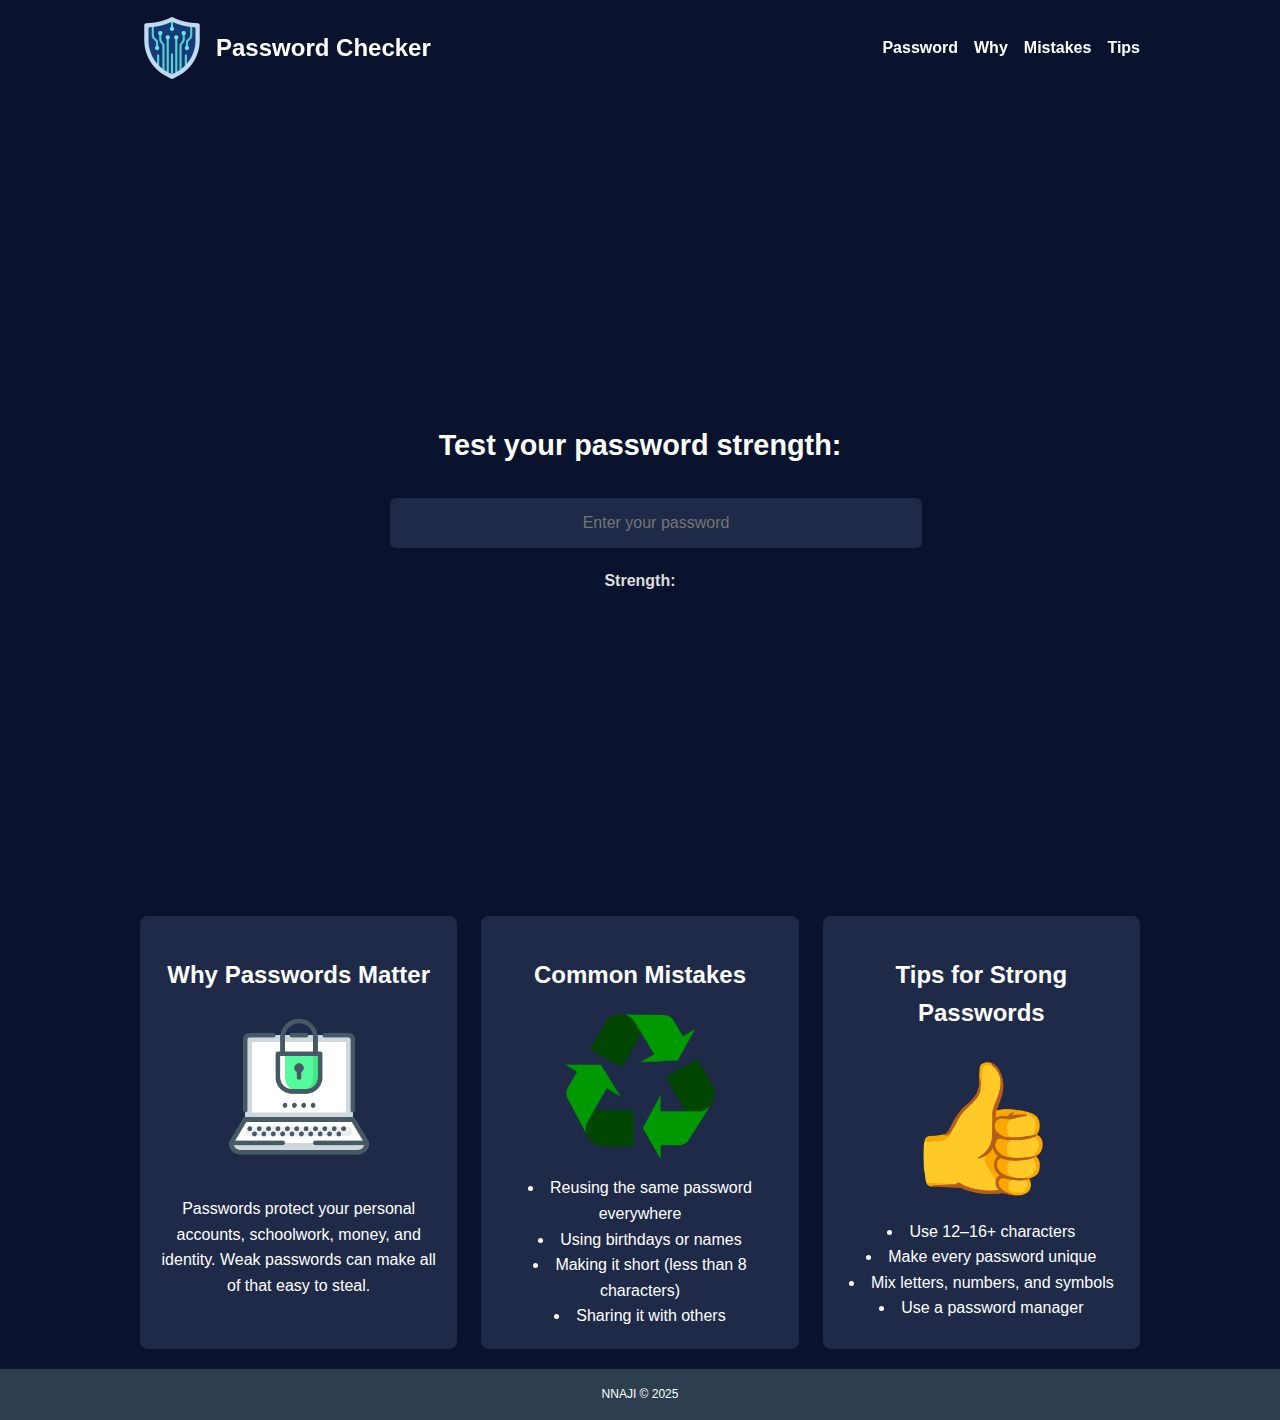
<file: index.html>
﻿<!DOCTYPE html>
<html lang="en">
<head>
    <meta charset="utf-8" />
    <meta name="viewport" content="width=device-width, initial-scale=1" />
    <title>Password Security</title>
    <link rel="stylesheet" href="styles.css" />
</head>
<body>
    <!-- header -->
    <header class="site-header">
        <div class="wrap header-wrap">
            <div class="brand">
                <img class="logo" src="images/logo.png" alt="shield logo" />
                <h1 class="site-title">Password Checker</h1>
            </div>
            <nav class="nav">
                <a href="#password">Password</a>
                <a href="#why">Why</a>
                <a href="#mistakes">Mistakes</a>
                <a href="#tips">Tips</a>
            </nav>
        </div>
    </header>

    <!-- password box -->
    <section id="password" class="password-box">
        <div class="wrap password-wrap">
            <h2>Test your password strength:</h2>
            <input type="password" id="passwordInput" placeholder="Enter your password" />
            <div id="strengthMessage">Strength: </div>
        </div>
    </section>

    <!-- sections -->
    <main class="wrap sections-grid">
        <section class="section" id="why">
            <h2>Why Passwords Matter</h2>
            <div class="media">
                <img src="images/computerlocked.png" alt="laptop with lock" />
                <p>Passwords protect your personal accounts, schoolwork, money, and identity. Weak passwords can make all of that easy to steal.</p>
            </div>
        </section>

        <section class="section" id="mistakes">
            <h2>Common Mistakes</h2>
            <div class="media">
                <img src="images/recycle.png" alt="recycle image" />
                <ul>
                    <li>Reusing the same password everywhere</li>
                    <li>Using birthdays or names</li>
                    <li>Making it short (less than 8 characters)</li>
                    <li>Sharing it with others</li>
                </ul>
            </div>
        </section>

        <section class="section" id="tips">
            <h2>Tips for Strong Passwords</h2>
            <div class="media">
                <img class="thumbs" src="images/thumbsup.png" alt="thumbs up" />
                <ul class="checks">
                    <li>Use 12–16+ characters</li>
                    <li>Make every password unique</li>
                    <li>Mix letters, numbers, and symbols</li>
                    <li>Use a password manager</li>
                </ul>
            </div>
        </section>
    </main>

    <!-- footer -->
    <footer class="site-footer">
        <div class="wrap footer-wrap">
            <small>NNAJI © 2025</small>
        </div>
    </footer>
</body>
</html>
</file>
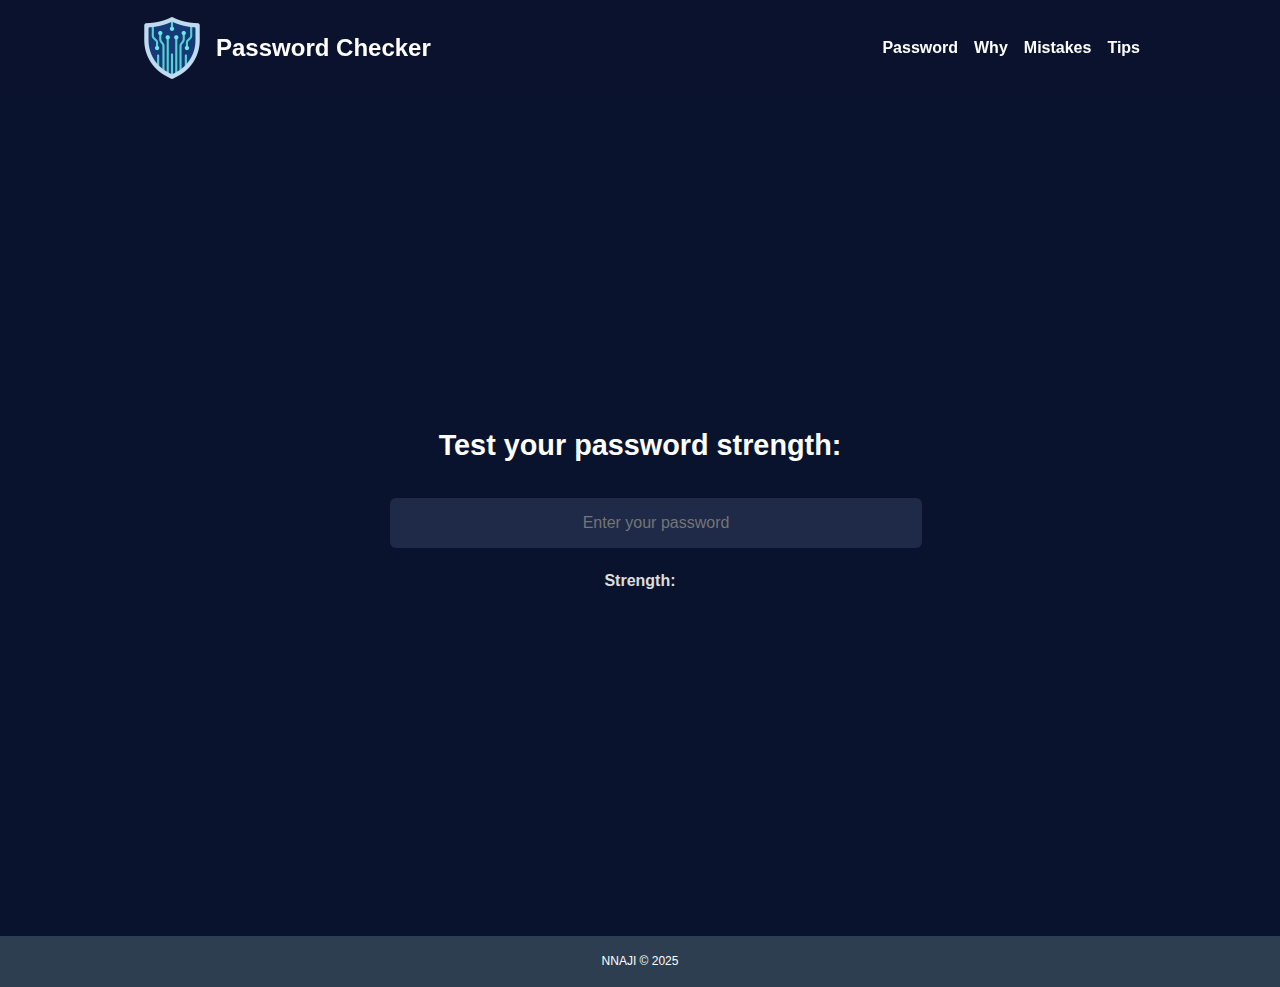
<file: index2.html>
<!DOCTYPE html>
<html lang="en">
<head>
    <meta charset="utf-8" />
    <meta name="viewport" content="width=device-width, initial-scale=1" />
    <title>Password Security</title>

    <link rel="stylesheet" href="styles.css" />

    <script src="data/content.js" defer></script>
    <script src="main.js" defer></script>
</head>

<body>
    <!-- header -->
    <header class="site-header">
        <div class="wrap header-wrap">
            <div class="brand">
                <img class="logo" src="images/logo.png" alt="passsword logo" />
                <h1 class="site-title">Password Checker</h1>
            </div>
            <nav class="nav">
                <a href="#password">Password</a>
                <a href="#why">Why</a>
                <a href="#mistakes">Mistakes</a>
                <a href="#tips">Tips</a>
            </nav>
        </div>
    </header>

    <!-- password box -->
    <section id="password" class="password-box">
        <div class="wrap password-wrap">
            <h2>Test your password strength:</h2>
            <input
                type="password"
                id="passwordInput"
                placeholder="Enter your password"
            />
            <div id="strengthMessage">Strength: </div>
        </div>
    </section>

    <main class="wrap sections-grid">

        <template id="section-paragraph-template">
            <section class="section">
                <h2></h2>
                <div class="media">
                    <img src="" alt="" />
                    <p></p>
                </div>
            </section>
        </template>

      
        <template id="section-list-template">
            <section class="section">
                <h2></h2>
                <div class="media">
                    <img src="" alt="" />
                    <ul></ul>
                </div>
            </section>
        </template>
    </main>

    <!-- footer -->
    <footer class="site-footer">
        <div class="wrap footer-wrap">
            <small>NNAJI © 2025</small>
        </div>
    </footer>
</body>
</html>
</file>
<file: styles.css>
﻿/* CSS vars */
:root {
    --color-bg: #0A132D;
    --color-panel: #1E2A47;
    --color-text: #ffffff;
    --color-muted: #dddddd;
    --color-footer: #2c3e50;
    --spacing: 20px;
    --radius: 8px;
    --max-width: 1000px;
}

/* general */
html { scroll-behavior: smooth; }

body {
    background-color: var(--color-bg);
    color: var(--color-text);
    font-family: Arial, sans-serif;
    margin: 0;
    line-height: 1.6;

    /* page grid shell */
    display: grid;
    grid-template-rows: auto auto 1fr auto;
    grid-template-areas:
        "header"
        "hero"
        "main"
        "footer";
    min-height: 100vh;
}

header { grid-area: header; }
#password { grid-area: hero; }
main   { grid-area: main; }
footer { grid-area: footer; }

.wrap {
    max-width: var(--max-width);
    margin: 0 auto;
    padding: var(--spacing);
}

/* Header */
.site-header {
    position: sticky;
    top: 0;
    z-index: 1000;
    transition: background-color 0.4s ease;
    background-color: rgba(10, 19, 45, 0.9);
}

.header-wrap {
    display: flex;
    justify-content: space-between;
    align-items: center;
    flex-wrap: wrap;
    padding: 16px 20px;
}

.brand { display: flex; align-items: center; gap: 12px; }
.logo { max-width: 64px; height: auto; }
.site-title { margin: 0; font-size: 1.5rem; }

.nav { display: flex; gap: 16px; }
.nav a { color: var(--color-text); text-decoration: none; font-weight: bold; }
.nav a:hover { text-decoration: underline; }

/* Password box, responsive */
.password-box {
    background-color: var(--color-bg);
    display: flex;
    align-items: center;
    justify-content: center;
    min-height: 80vh;       /* smaller than full screen for mobile */
    padding: 40px 20px;
    text-align: center;
}

.password-wrap {
    display: flex;
    flex-direction: column;
    gap: var(--spacing);
    width: 100%;
    max-width: 500px;
}

.password-wrap h2 {
    font-size: 1.8rem;
    margin-bottom: 10px;
}

.password-box input {
    background-color: var(--color-panel);
    padding: 16px;
    border: none;
    border-radius: 6px;
    text-align: center;
    font-size: 1rem;
    color: aliceblue;
    width: 100%;        
    max-width: 100%;
}

#strengthMessage {
    font-size: 1rem;
    font-weight: bold;
    color: var(--color-muted);
}

@media (max-width: 600px) {
    .password-wrap h2 {
        font-size: 1.5rem;
    }
    .password-box input {
        font-size: 0.95rem;
        padding: 14px;
    }
}

/* sections grid */
.sections-grid {
    display: grid;
    grid-template-columns: 1fr;
    gap: 24px;
}

@media (min-width: 800px) {
    .sections-grid { grid-template-columns: repeat(3, 1fr); }
}

/* sections panel */
.section {
    padding: var(--spacing);
    background-color: var(--color-panel);
    border-radius: var(--radius);
}

.section h2 { text-align: center; }

/* media blocks */
.media {
    display: flex;
    flex-direction: column;
    align-items: center;
    gap: 16px;
    text-align: center;
}

.media img {
    max-width: 150px;
    margin: 0 auto;
}

.media ul {
    list-style-position: inside;
    padding: 0;
    margin: 0;
    text-align: center;
}

.thumbs { max-width: 120px; }

/* footer */
.site-footer {
    background-color: var(--color-footer);
    width: 100%;
}

.footer-wrap {
    display: flex;
    justify-content: center;
    align-items: center;
    padding: 16px;
    font-size: 0.9em;
    color: var(--color-text);
}
</file>
